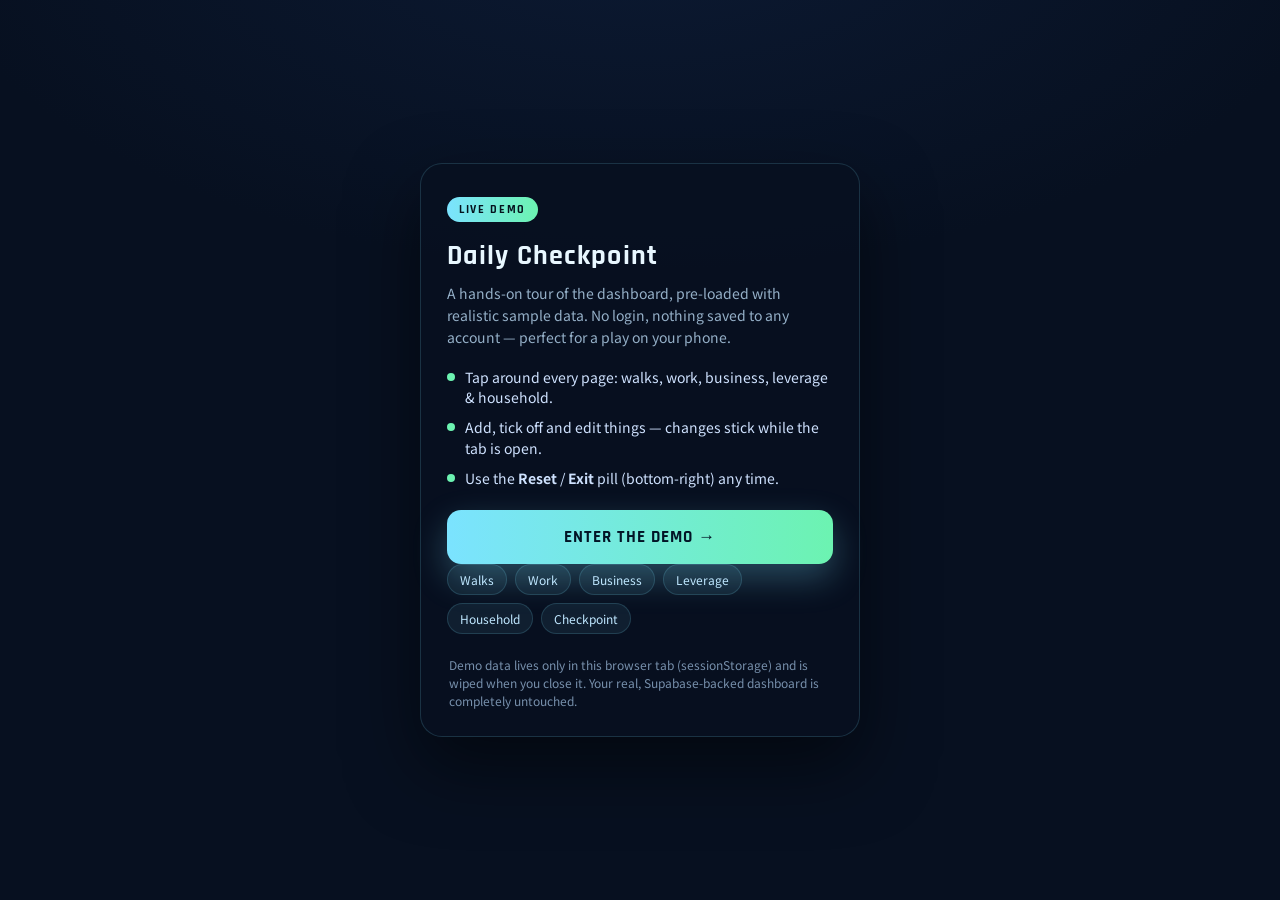
<file: demo.html>
<!doctype html>
<html lang="en">
<head>
  <meta charset="utf-8" />
  <meta name="viewport" content="width=device-width,initial-scale=1,viewport-fit=cover" />
  <meta name="theme-color" content="#071020" />
  <title>Daily Checkpoint · Live Demo</title>
  <link href="https://fonts.googleapis.com/css2?family=Noto+Sans+JP:wght@300;400;700&family=Rajdhani:wght@400;600;700&display=swap" rel="stylesheet">
  <style>
    :root{--accent:#7be3ff;--accent-alt:#6cf3b1;--muted:#95b0c8}
    *{box-sizing:border-box}
    html,body{height:100%}
    body{margin:0;font-family:'Noto Sans JP',system-ui,-apple-system,'Segoe UI',Roboto,Arial;
      color:#e8f7ff;background:radial-gradient(1200px 600px at 50% -10%,#0c1a33,#071020 60%);
      display:flex;align-items:center;justify-content:center;padding:28px;-webkit-font-smoothing:antialiased}
    .card{width:100%;max-width:440px;background:rgba(8,16,32,0.82);border:1px solid rgba(123,227,255,0.16);
      border-radius:22px;padding:30px 26px 26px;box-shadow:0 30px 70px rgba(0,0,0,0.5)}
    .badge{display:inline-block;font-family:'Rajdhani',sans-serif;font-weight:700;letter-spacing:0.14em;
      font-size:12px;color:#05121d;background:linear-gradient(90deg,var(--accent),var(--accent-alt));
      padding:5px 12px;border-radius:999px;margin-bottom:16px}
    h1{font-family:'Rajdhani',sans-serif;font-weight:700;letter-spacing:0.04em;font-size:28px;margin:0 0 8px}
    p{color:var(--muted);font-size:14px;line-height:1.6;margin:0 0 18px}
    ul{list-style:none;padding:0;margin:0 0 22px;display:grid;gap:10px}
    li{display:flex;gap:10px;align-items:flex-start;font-size:14px;color:#cfe2ff;line-height:1.45}
    li .dot{flex:0 0 auto;width:8px;height:8px;border-radius:50%;background:var(--accent-alt);margin-top:6px}
    .cta{display:block;width:100%;text-align:center;text-decoration:none;border:none;cursor:pointer;
      font-family:'Rajdhani',sans-serif;font-weight:700;letter-spacing:0.06em;text-transform:uppercase;
      font-size:17px;color:#021426;background:linear-gradient(90deg,var(--accent),var(--accent-alt));
      padding:16px;border-radius:14px;box-shadow:0 14px 34px rgba(123,227,255,0.28);transition:transform .16s}
    .cta:active{transform:translateY(1px)}
    .note{font-size:12px;color:#7790ac;margin:16px 2px 0;line-height:1.5}
    .pages{display:flex;flex-wrap:wrap;gap:8px;margin:0 0 22px}
    .pages a{font-size:12px;color:#bfe7ff;text-decoration:none;background:rgba(123,227,255,0.08);
      border:1px solid rgba(123,227,255,0.16);border-radius:999px;padding:6px 12px}
  </style>
</head>
<body>
  <main class="card">
    <span class="badge">LIVE DEMO</span>
    <h1>Daily Checkpoint</h1>
    <p>A hands-on tour of the dashboard, pre-loaded with realistic sample data. No login, nothing saved to any account — perfect for a play on your phone.</p>
    <ul>
      <li><span class="dot"></span><span>Tap around every page: walks, work, business, leverage &amp; household.</span></li>
      <li><span class="dot"></span><span>Add, tick off and edit things — changes stick while the tab is open.</span></li>
      <li><span class="dot"></span><span>Use the <b>Reset</b> / <b>Exit</b> pill (bottom-right) any time.</span></li>
    </ul>
    <a class="cta" href="index.html?demo=1">Enter the demo →</a>
    <div class="pages">
      <a href="walks.html?demo=1">Walks</a>
      <a href="work.html?demo=1">Work</a>
      <a href="business.html?demo=1">Business</a>
      <a href="leverage.html?demo=1">Leverage</a>
      <a href="household.html?demo=1">Household</a>
      <a href="checkpoint.html?demo=1">Checkpoint</a>
    </div>
    <p class="note">Demo data lives only in this browser tab (sessionStorage) and is wiped when you close it. Your real, Supabase-backed dashboard is completely untouched.</p>
  </main>
</body>
</html>
</file>
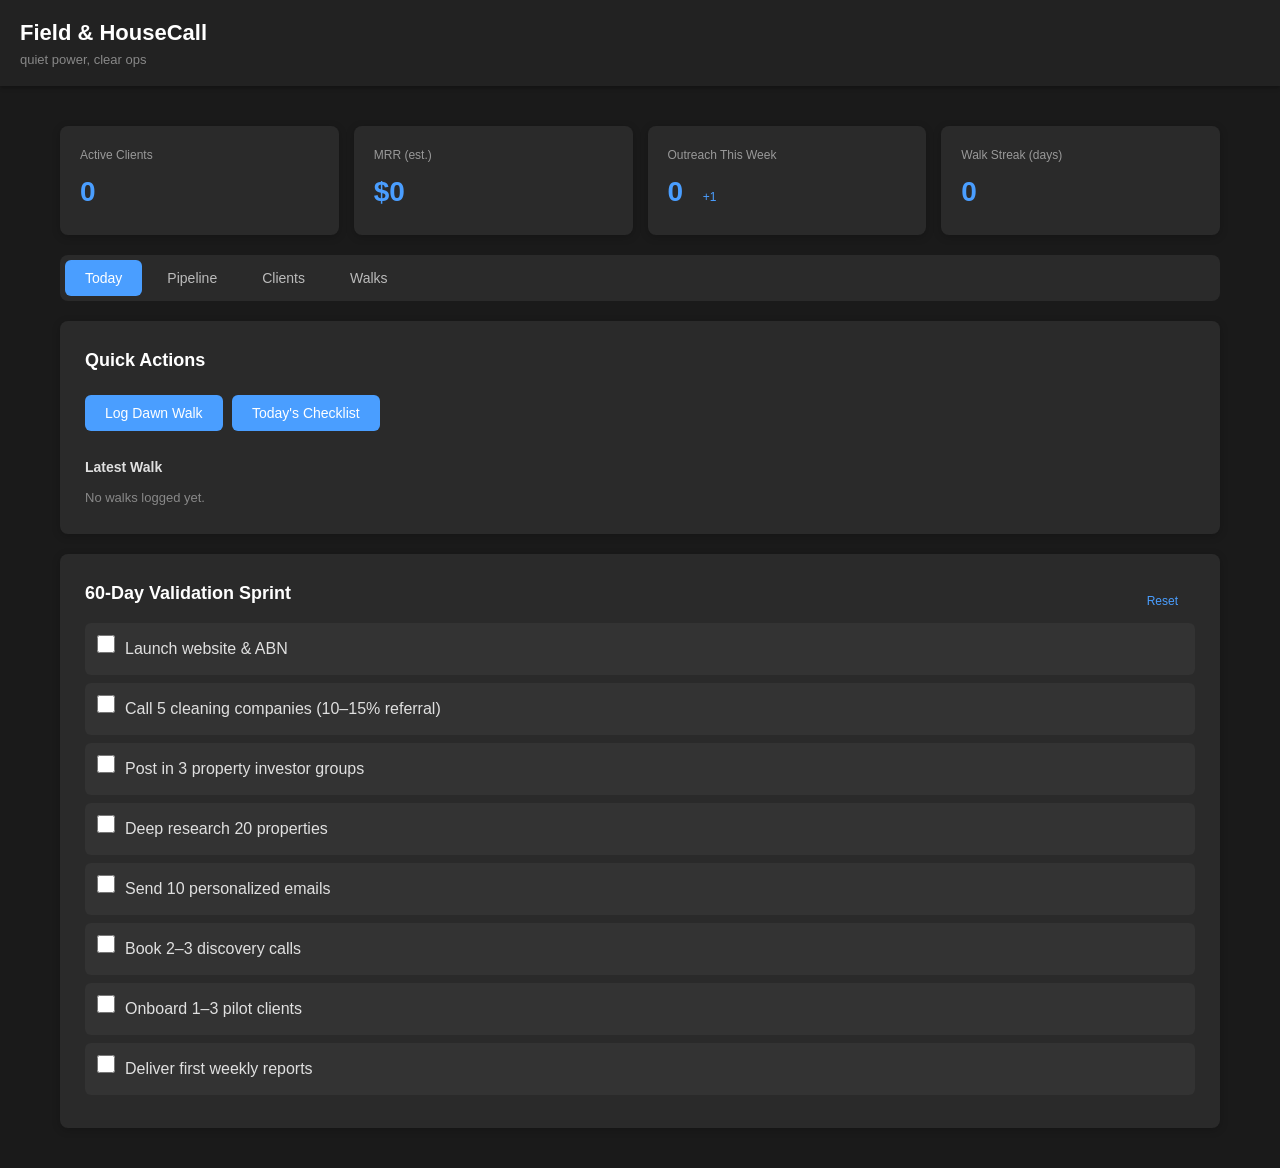
<file: index (2).html>
<!DOCTYPE html>
<html lang="en">
<head>
  <meta charset="UTF-8">
  <meta name="viewport" content="width=device-width, initial-scale=1.0">
  <title>Field & HouseCall — Ops Dashboard</title>
  <style>
    * { margin: 0; padding: 0; box-sizing: border-box; }
    body { font-family: -apple-system, BlinkMacSystemFont, 'Segoe UI', Arial, sans-serif; background: #1a1a1a; color: #e0e0e0; line-height: 1.6; }
    .container { max-width: 1200px; margin: 0 auto; padding: 20px; }
    header { background: #222; padding: 15px 20px; position: sticky; top: 0; box-shadow: 0 2px 4px rgba(0,0,0,0.3); margin-bottom: 20px; }
    header h1 { font-size: 22px; color: #fff; }
    header p { font-size: 13px; color: #888; }
    .kpis { display: grid; grid-template-columns: repeat(auto-fit, minmax(200px, 1fr)); gap: 15px; margin-bottom: 20px; }
    .kpi-card { background: #2a2a2a; padding: 20px; border-radius: 8px; box-shadow: 0 2px 8px rgba(0,0,0,0.2); }
    .kpi-card label { font-size: 12px; color: #999; display: block; margin-bottom: 5px; }
    .kpi-card .value { font-size: 28px; font-weight: 600; color: #4a9eff; }
    .tabs { display: flex; gap: 5px; margin-bottom: 20px; background: #2a2a2a; padding: 5px; border-radius: 8px; }
    .tabs button { background: transparent; border: none; padding: 10px 20px; color: #bbb; cursor: pointer; border-radius: 6px; font-size: 14px; transition: all 0.2s; }
    .tabs button:hover { background: #333; }
    .tabs button.active { background: #4a9eff; color: #fff; }
    .panel { display: none; }
    .panel.active { display: block; }
    .card { background: #2a2a2a; padding: 25px; border-radius: 8px; margin-bottom: 20px; box-shadow: 0 2px 8px rgba(0,0,0,0.2); }
    .card h2 { font-size: 18px; margin-bottom: 15px; color: #fff; }
    .btn { background: #4a9eff; color: #fff; border: none; padding: 10px 20px; border-radius: 6px; cursor: pointer; font-size: 14px; margin: 5px 5px 5px 0; transition: background 0.2s; }
    .btn:hover { background: #3a8eef; }
    .btn-sm { padding: 6px 12px; font-size: 12px; }
    .btn-ghost { background: transparent; color: #4a9eff; }
    .btn-ghost:hover { background: #333; }
    input, select, textarea { background: #333; border: 1px solid #444; color: #e0e0e0; padding: 10px; border-radius: 6px; width: 100%; margin-bottom: 10px; font-size: 14px; }
    input:focus, select:focus, textarea:focus { outline: none; border-color: #4a9eff; }
    .checkbox-item { display: flex; align-items: center; gap: 10px; padding: 12px; background: #333; border-radius: 6px; margin-bottom: 8px; }
    .checkbox-item input[type="checkbox"] { width: 18px; height: 18px; cursor: pointer; }
    .checkbox-item.done { opacity: 0.5; }
    .checkbox-item.done span { text-decoration: line-through; }
    .grid-2 { display: grid; grid-template-columns: repeat(auto-fit, minmax(300px, 1fr)); gap: 20px; }
    table { width: 100%; border-collapse: collapse; }
    th, td { padding: 12px; text-align: left; border-bottom: 1px solid #333; }
    th { color: #999; font-size: 12px; text-transform: uppercase; }
    .hidden { display: none; }
    .modal { display: none; position: fixed; top: 0; left: 0; width: 100%; height: 100%; background: rgba(0,0,0,0.8); z-index: 1000; align-items: center; justify-content: center; }
    .modal.open { display: flex; }
    .modal-content { background: #2a2a2a; padding: 30px; border-radius: 12px; max-width: 500px; width: 90%; max-height: 90vh; overflow-y: auto; }
    .modal-content h3 { margin-bottom: 20px; }
    .kanban { display: grid; grid-template-columns: repeat(5, 1fr); gap: 10px; }
    .kanban-col { background: #333; padding: 15px; border-radius: 8px; min-height: 200px; }
    .kanban-col h4 { margin-bottom: 10px; font-size: 14px; }
    .kanban-card { background: #2a2a2a; padding: 12px; border-radius: 6px; margin-bottom: 8px; cursor: move; }
    .kanban-card p { font-size: 13px; margin: 4px 0; }
  </style>
</head>
<body>

<header>
  <h1>Field & HouseCall</h1>
  <p>quiet power, clear ops</p>
</header>

<div class="container">
  <!-- KPIs -->
  <div class="kpis">
    <div class="kpi-card">
      <label>Active Clients</label>
      <div class="value" id="kpiClients">0</div>
    </div>
    <div class="kpi-card">
      <label>MRR (est.)</label>
      <div class="value" id="kpiMRR">$0</div>
    </div>
    <div class="kpi-card">
      <label>Outreach This Week</label>
      <div class="value">
        <span id="kpiOutreach">0</span>
        <button class="btn btn-sm btn-ghost" id="addOneOutreach">+1</button>
      </div>
    </div>
    <div class="kpi-card">
      <label>Walk Streak (days)</label>
      <div class="value" id="kpiStreak">0</div>
    </div>
  </div>

  <!-- Tabs -->
  <div class="tabs">
    <button class="active" onclick="showTab('today')">Today</button>
    <button onclick="showTab('pipeline')">Pipeline</button>
    <button onclick="showTab('clients')">Clients</button>
    <button onclick="showTab('walks')">Walks</button>
  </div>

  <!-- Today Panel -->
  <div id="today" class="panel active">
    <div class="card">
      <h2>Quick Actions</h2>
      <button class="btn" onclick="openModal('walkModal')">Log Dawn Walk</button>
      <button class="btn" onclick="openModal('taskModal')">Today's Checklist</button>
      <div style="margin-top: 20px;">
        <h3 style="font-size: 14px; margin-bottom: 10px;">Latest Walk</h3>
        <div id="latestWalk" style="color: #888; font-size: 13px;">No walks logged yet.</div>
      </div>
    </div>

    <div class="card">
      <div style="display: flex; justify-content: space-between; align-items: center;">
        <h2>60-Day Validation Sprint</h2>
        <button class="btn btn-sm btn-ghost" onclick="resetSprint()">Reset</button>
      </div>
      <div id="sprintList"></div>
    </div>
  </div>

  <!-- Pipeline Panel -->
  <div id="pipeline" class="panel">
    <div class="card">
      <h2>Add Lead</h2>
      <input id="leadProp" placeholder="Property address">
      <input id="leadName" placeholder="Owner name">
      <input id="leadEmail" placeholder="Owner email">
      <select id="leadStage">
        <option>Leads</option>
        <option>Contacted</option>
        <option>Discovery</option>
        <option>Trial</option>
        <option>Active</option>
      </select>
      <button class="btn" onclick="addLead()">Add Lead</button>
    </div>

    <div class="card">
      <h2>Pipeline</h2>
      <div class="kanban">
        <div class="kanban-col">
          <h4>Leads</h4>
          <div id="col-Leads"></div>
        </div>
        <div class="kanban-col">
          <h4>Contacted</h4>
          <div id="col-Contacted"></div>
        </div>
        <div class="kanban-col">
          <h4>Discovery</h4>
          <div id="col-Discovery"></div>
        </div>
        <div class="kanban-col">
          <h4>Trial</h4>
          <div id="col-Trial"></div>
        </div>
        <div class="kanban-col">
          <h4>Active</h4>
          <div id="col-Active"></div>
        </div>
      </div>
    </div>
  </div>

  <!-- Clients Panel -->
  <div id="clients" class="panel">
    <div class="card">
      <div style="display: flex; justify-content: space-between; margin-bottom: 15px;">
        <h2>Clients</h2>
        <button class="btn btn-sm" onclick="openModal('clientModal')">Add Client</button>
      </div>
      <input id="clientSearch" placeholder="Search clients..." oninput="renderClients()">
      <table>
        <thead>
          <tr>
            <th>Address</th>
            <th>Plan</th>
            <th>Price</th>
            <th>Active</th>
            <th></th>
          </tr>
        </thead>
        <tbody id="clientTable"></tbody>
      </table>
    </div>
  </div>

  <!-- Walks Panel -->
  <div id="walks" class="panel">
    <div class="card">
      <h2>Walk Log</h2>
      <div id="walkList"></div>
    </div>
  </div>
</div>

<!-- Walk Modal -->
<div id="walkModal" class="modal">
  <div class="modal-content">
    <h3>Log Dawn Walk</h3>
    <input id="wmLocation" placeholder="Location">
    <select id="wmWeather">
      <option>Cold</option><option>Wind</option><option>Cloud</option><option>Clear</option><option>Rain</option>
    </select>
    <select id="wmMood">
      <option>Calm</option><option>Charged</option><option>Focused</option><option>Ragged</option>
    </select>
    <textarea id="wmNotes" rows="4" placeholder="Notes..."></textarea>
    <button class="btn" onclick="saveWalk()">Save</button>
    <button class="btn btn-ghost" onclick="closeModal('walkModal')">Cancel</button>
  </div>
</div>

<!-- Task Modal -->
<div id="taskModal" class="modal">
  <div class="modal-content">
    <h3>Today's Checklist</h3>
    <div id="taskList"></div>
    <div style="display: flex; gap: 10px; margin-top: 15px;">
      <input id="taskInput" placeholder="New task...">
      <button class="btn" onclick="addTask()">Add</button>
    </div>
    <button class="btn btn-ghost" onclick="closeModal('taskModal')" style="margin-top: 15px;">Close</button>
  </div>
</div>

<!-- Client Modal -->
<div id="clientModal" class="modal">
  <div class="modal-content">
    <h3>Add Client</h3>
    <input id="cmAddress" placeholder="Address">
    <select id="cmPlan">
      <option>Weekly</option>
      <option>Monthly</option>
    </select>
    <input id="cmPrice" type="number" placeholder="Price" value="400">
    <button class="btn" onclick="saveClient()">Save</button>
    <button class="btn btn-ghost" onclick="closeModal('clientModal')">Cancel</button>
  </div>
</div>

<script>
const store = {
  get(k, def) {
    try { return JSON.parse(localStorage.getItem(k)) || def; } catch { return def; }
  },
  set(k, v) { localStorage.setItem(k, JSON.stringify(v)); }
};

const defaultSprint = [
  {text:'Launch website & ABN', done:false},
  {text:'Call 5 cleaning companies (10–15% referral)', done:false},
  {text:'Post in 3 property investor groups', done:false},
  {text:'Deep research 20 properties', done:false},
  {text:'Send 10 personalized emails', done:false},
  {text:'Book 2–3 discovery calls', done:false},
  {text:'Onboard 1–3 pilot clients', done:false},
  {text:'Deliver first weekly reports', done:false}
];

function showTab(tab) {
  document.querySelectorAll('.panel').forEach(p => p.classList.remove('active'));
  document.querySelectorAll('.tabs button').forEach(b => b.classList.remove('active'));
  document.getElementById(tab).classList.add('active');
  event.target.classList.add('active');
}

function openModal(id) {
  document.getElementById(id).classList.add('open');
  if (id === 'taskModal') renderTasks();
}

function closeModal(id) {
  document.getElementById(id).classList.remove('open');
}

// Sprint
function loadSprint() {
  const sprint = store.get('sprint', defaultSprint);
  const html = sprint.map((item, i) => `
    <div class="checkbox-item ${item.done ? 'done' : ''}">
      <input type="checkbox" ${item.done ? 'checked' : ''} onchange="toggleSprint(${i})">
      <span>${item.text}</span>
    </div>
  `).join('');
  document.getElementById('sprintList').innerHTML = html;
}

function toggleSprint(i) {
  const sprint = store.get('sprint', defaultSprint);
  sprint[i].done = !sprint[i].done;
  store.set('sprint', sprint);
  loadSprint();
}

function resetSprint() {
  store.set('sprint', defaultSprint);
  loadSprint();
}

// Walks
function saveWalk() {
  const walks = store.get('walks', []);
  walks.unshift({
    date: new Date().toISOString(),
    location: document.getElementById('wmLocation').value || '—',
    weather: document.getElementById('wmWeather').value,
    mood: document.getElementById('wmMood').value,
    notes: document.getElementById('wmNotes').value
  });
  store.set('walks', walks);
  document.getElementById('wmLocation').value = '';
  document.getElementById('wmNotes').value = '';
  closeModal('walkModal');
  renderWalks();
  updateKPIs();
}

function renderWalks() {
  const walks = store.get('walks', []);
  if (walks.length === 0) {
    document.getElementById('latestWalk').textContent = 'No walks logged yet.';
    document.getElementById('walkList').innerHTML = '<p style="color:#888">No walks yet.</p>';
    return;
  }
  
  const latest = walks[0];
  document.getElementById('latestWalk').textContent = 
    `${new Date(latest.date).toLocaleString()} — ${latest.location} · ${latest.weather} · ${latest.mood}`;
  
  const html = walks.map((w, i) => `
    <div style="background:#333; padding:15px; border-radius:6px; margin-bottom:10px;">
      <div style="display:flex; justify-content:space-between;">
        <strong>${new Date(w.date).toLocaleString()}</strong>
        <button class="btn btn-sm btn-ghost" onclick="deleteWalk(${i})">×</button>
      </div>
      <p style="color:#999; font-size:13px; margin-top:5px;">${w.location} · ${w.weather} · ${w.mood}</p>
      <p style="margin-top:8px; font-size:14px;">${w.notes}</p>
    </div>
  `).join('');
  document.getElementById('walkList').innerHTML = html;
}

function deleteWalk(i) {
  const walks = store.get('walks', []);
  walks.splice(i, 1);
  store.set('walks', walks);
  renderWalks();
  updateKPIs();
}

// Tasks
function renderTasks() {
  const tasks = store.get('tasks', [{text:'10 outreach emails', done:false}]);
  const html = tasks.map((t, i) => `
    <div class="checkbox-item ${t.done ? 'done' : ''}">
      <input type="checkbox" ${t.done ? 'checked' : ''} onchange="toggleTask(${i})">
      <span>${t.text}</span>
      <button class="btn btn-sm btn-ghost" onclick="deleteTask(${i})" style="margin-left:auto;">×</button>
    </div>
  `).join('');
  document.getElementById('taskList').innerHTML = html;
}

function toggleTask(i) {
  const tasks = store.get('tasks', []);
  tasks[i].done = !tasks[i].done;
  store.set('tasks', tasks);
  renderTasks();
}

function addTask() {
  const val = document.getElementById('taskInput').value.trim();
  if (!val) return;
  const tasks = store.get('tasks', []);
  tasks.push({text: val, done: false});
  store.set('tasks', tasks);
  document.getElementById('taskInput').value = '';
  renderTasks();
}

function deleteTask(i) {
  const tasks = store.get('tasks', []);
  tasks.splice(i, 1);
  store.set('tasks', tasks);
  renderTasks();
}

// Pipeline
function addLead() {
  const leads = store.get('pipeline', []);
  leads.push({
    id: Date.now(),
    property: document.getElementById('leadProp').value || '—',
    name: document.getElementById('leadName').value,
    email: document.getElementById('leadEmail').value,
    stage: document.getElementById('leadStage').value
  });
  store.set('pipeline', leads);
  document.getElementById('leadProp').value = '';
  document.getElementById('leadName').value = '';
  document.getElementById('leadEmail').value = '';
  renderPipeline();
}

function renderPipeline() {
  const leads = store.get('pipeline', []);
  ['Leads','Contacted','Discovery','Trial','Active'].forEach(stage => {
    const filtered = leads.filter(l => l.stage === stage);
    const html = filtered.map(l => `
      <div class="kanban-card">
        <p style="font-weight:600;">${l.property}</p>
        <p style="color:#888;">${l.name}</p>
        <p style="color:#888; font-size:12px;">${l.email}</p>
      </div>
    `).join('');
    document.getElementById(`col-${stage}`).innerHTML = html || '<p style="color:#666; font-size:12px;">No leads</p>';
  });
}

// Clients
function saveClient() {
  const clients = store.get('clients', []);
  clients.push({
    addr: document.getElementById('cmAddress').value,
    plan: document.getElementById('cmPlan').value,
    price: +document.getElementById('cmPrice').value,
    active: true
  });
  store.set('clients', clients);
  document.getElementById('cmAddress').value = '';
  document.getElementById('cmPrice').value = '400';
  closeModal('clientModal');
  renderClients();
  updateKPIs();
}

function renderClients() {
  const clients = store.get('clients', []);
  const search = document.getElementById('clientSearch').value.toLowerCase();
  const filtered = clients.filter(c => 
    (c.addr + c.plan).toLowerCase().includes(search)
  );
  const html = filtered.map((c, i) => `
    <tr>
      <td>${c.addr}</td>
      <td>${c.plan}</td>
      <td>$${c.price}</td>
      <td>${c.active ? 'Active' : 'Paused'}</td>
      <td><button class="btn btn-sm btn-ghost" onclick="deleteClient(${i})">×</button></td>
    </tr>
  `).join('');
  document.getElementById('clientTable').innerHTML = html || '<tr><td colspan="5" style="text-align:center; color:#666;">No clients</td></tr>';
}

function deleteClient(i) {
  const clients = store.get('clients', []);
  clients.splice(i, 1);
  store.set('clients', clients);
  renderClients();
  updateKPIs();
}

// Outreach
document.getElementById('addOneOutreach').onclick = () => {
  const data = store.get('outreach', {count: 0});
  data.count++;
  store.set('outreach', data);
  updateKPIs();
};

// KPIs
function updateKPIs() {
  const clients = store.get('clients', []).filter(c => c.active);
  document.getElementById('kpiClients').textContent = clients.length;
  
  const mrr = clients.reduce((sum, c) => sum + c.price, 0);
  document.getElementById('kpiMRR').textContent = '$' + mrr.toLocaleString();
  
  const outreach = store.get('outreach', {count: 0});
  document.getElementById('kpiOutreach').textContent = outreach.count;
  
  const walks = store.get('walks', []);
  const today = new Date().toISOString().slice(0, 10);
  let streak = 0;
  let d = new Date();
  const walkDates = new Set(walks.map(w => w.date.slice(0, 10)));
  while (walkDates.has(d.toISOString().slice(0, 10))) {
    streak++;
    d.setDate(d.getDate() - 1);
  }
  document.getElementById('kpiStreak').textContent = streak;
}

// Init
loadSprint();
renderWalks();
renderPipeline();
renderClients();
updateKPIs();
</script>

</body>
</html>
</file>
